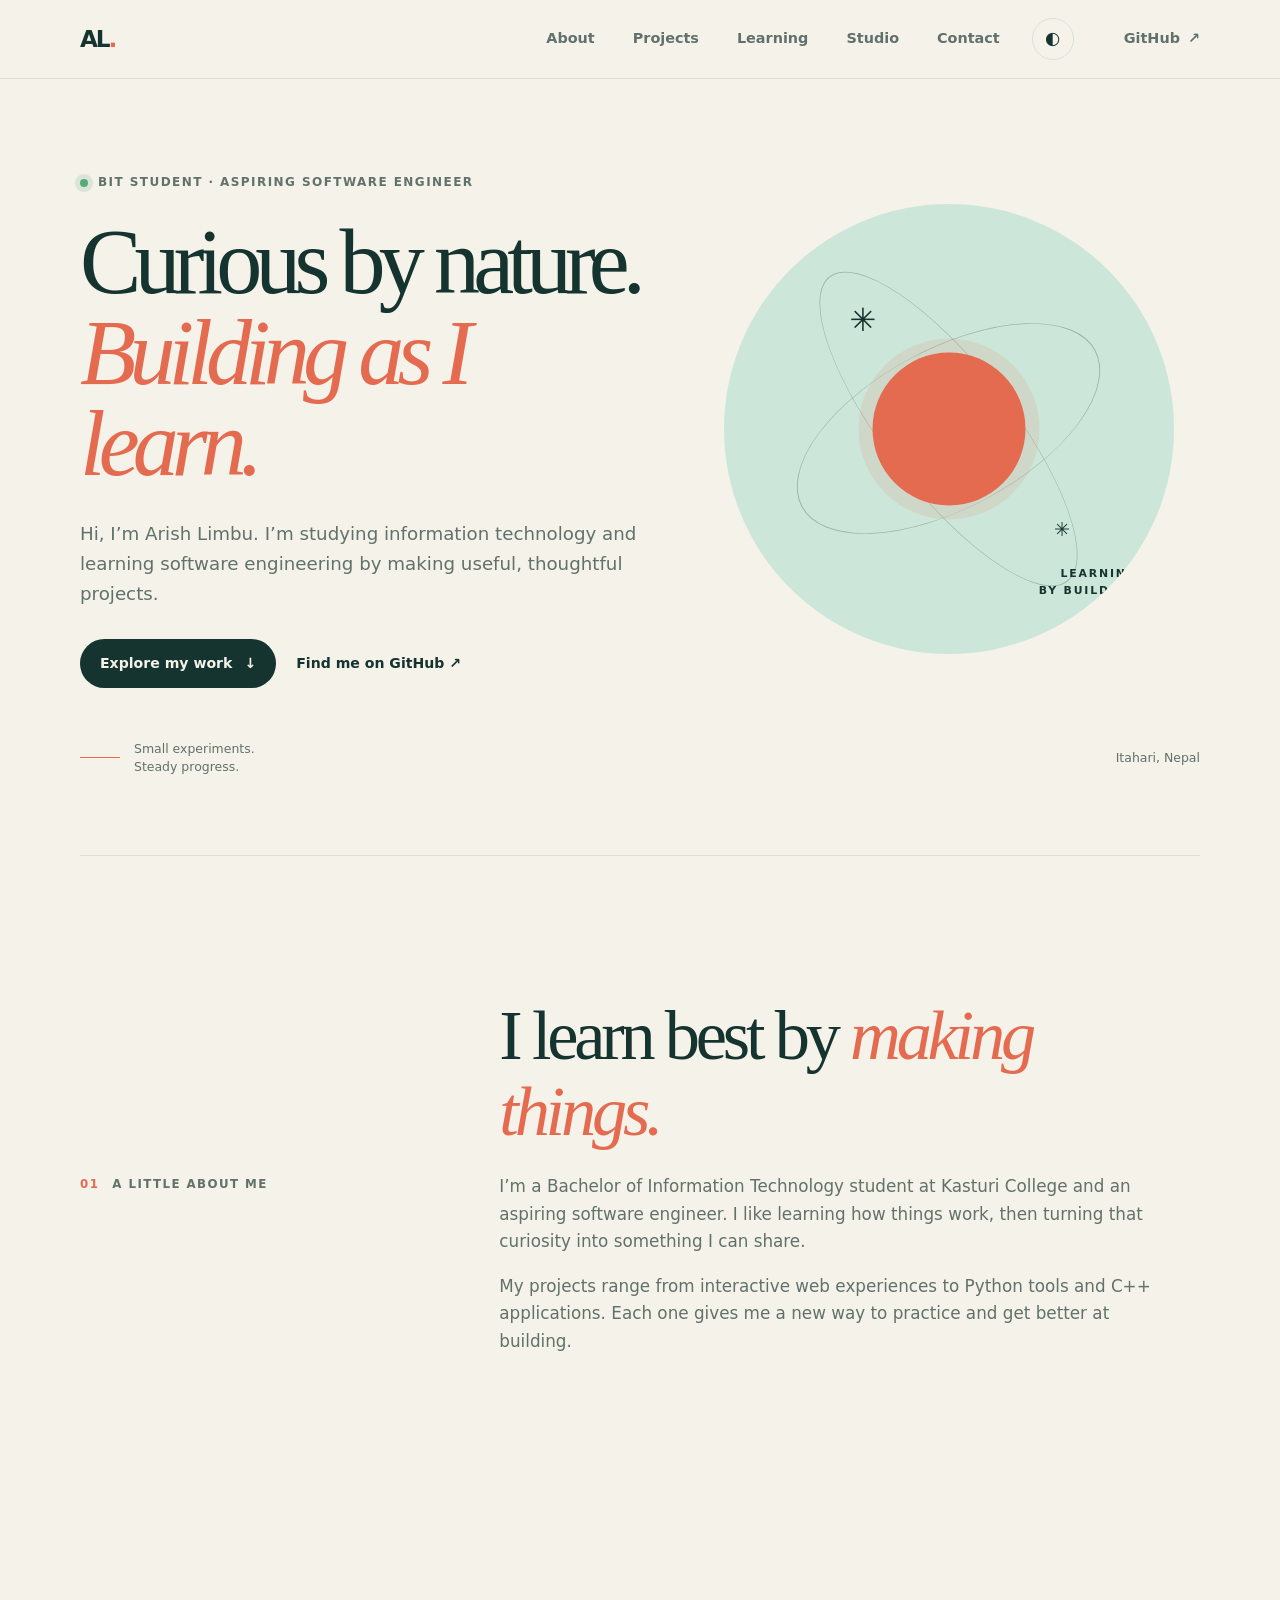
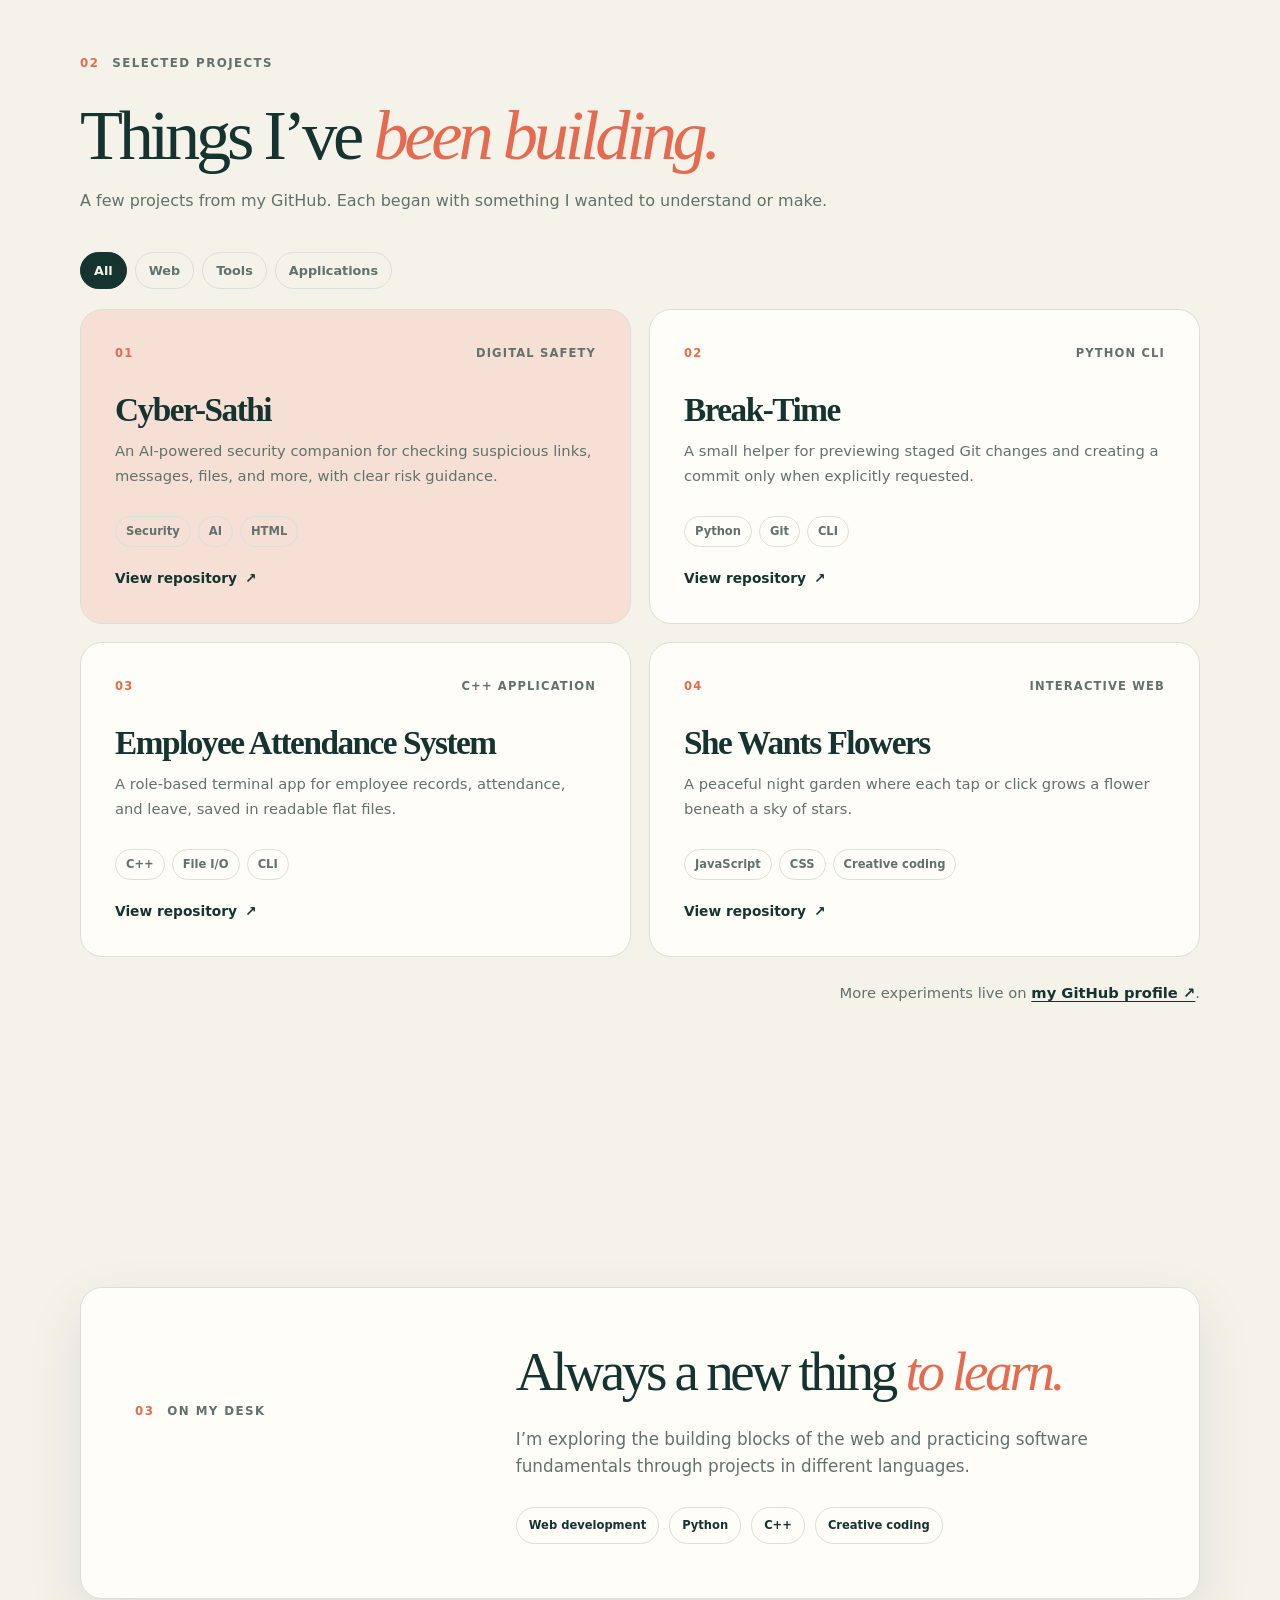
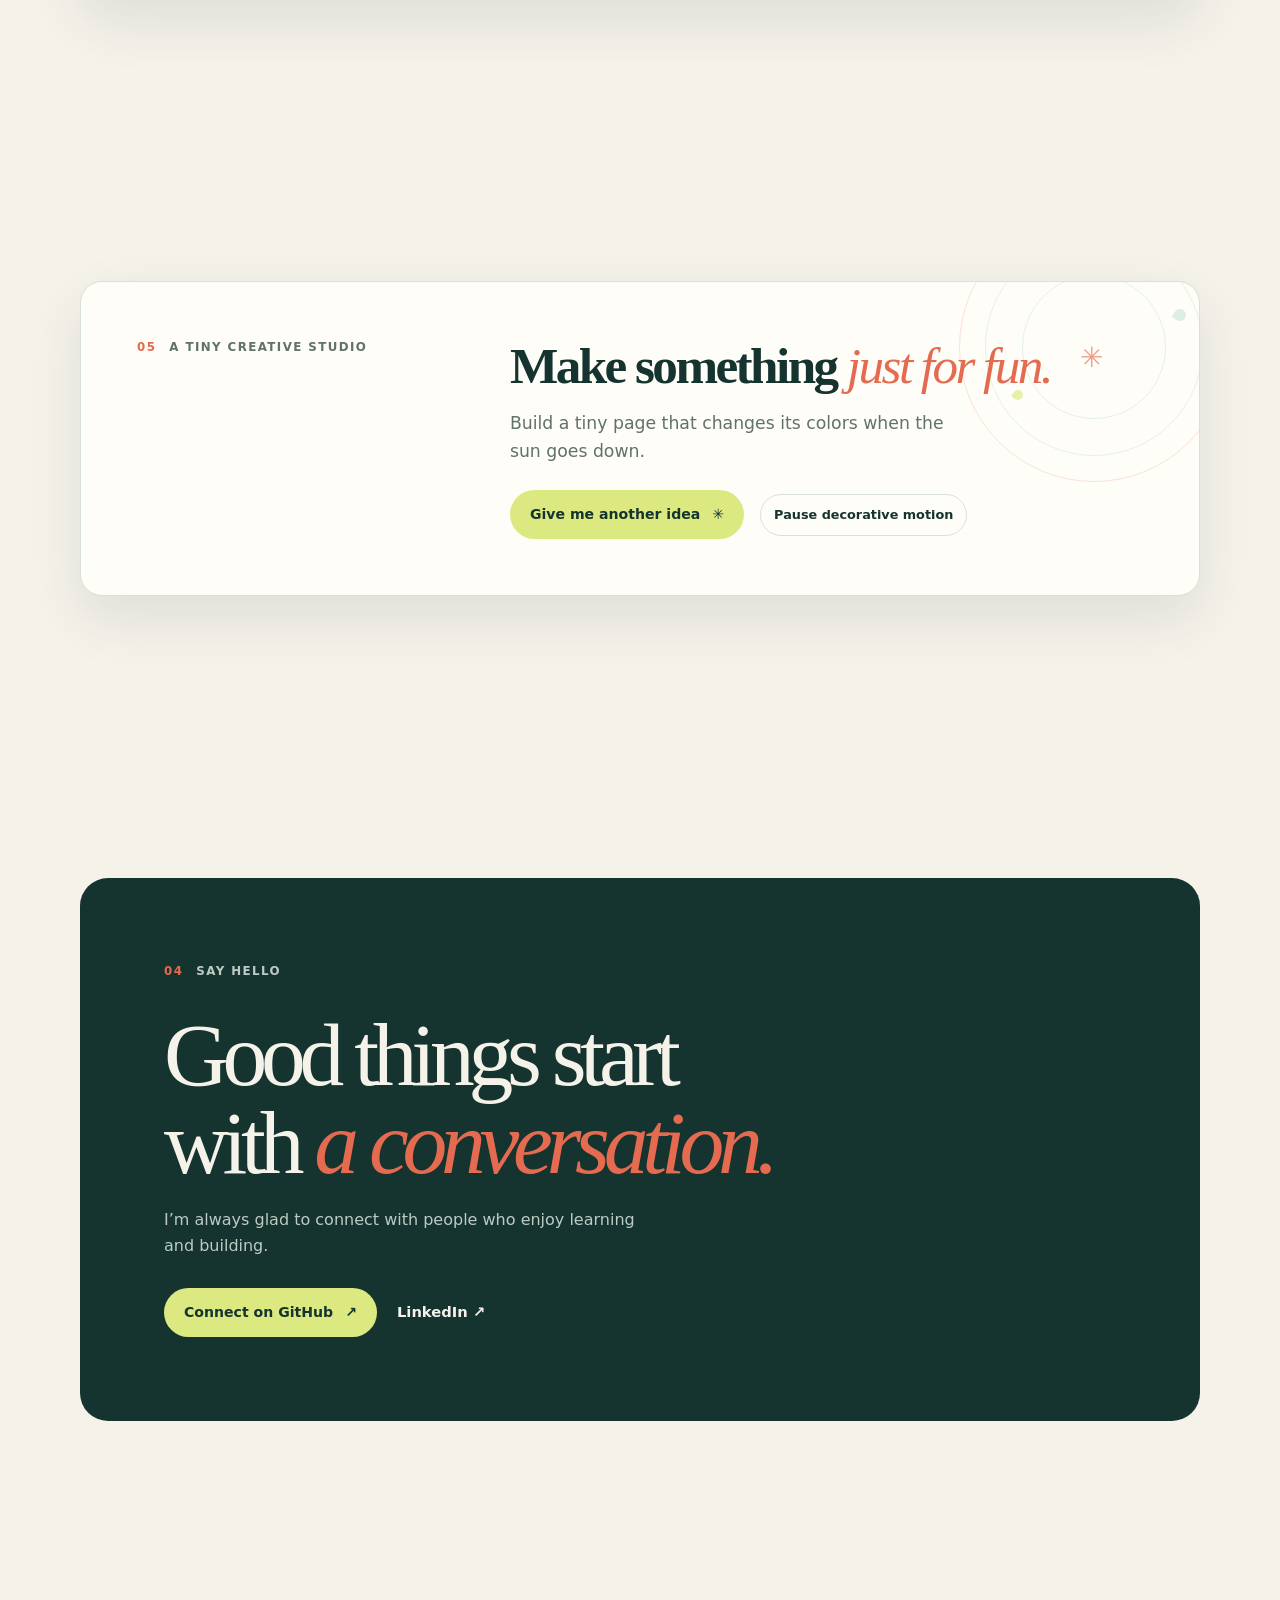
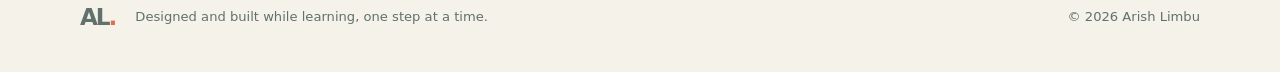
<file: index.html>
<!doctype html>
<html lang="en">
  <head>
    <meta charset="utf-8" />
    <meta name="viewport" content="width=device-width, initial-scale=1" />
    <meta name="theme-color" content="#f5f2ea" />
    <meta name="description" content="Arish Limbu is a BIT student and aspiring software engineer who learns by building useful projects." />
    <meta property="og:type" content="website" />
    <meta property="og:title" content="Arish Limbu — Developer in Progress" />
    <meta property="og:description" content="Curious by nature. Building as I learn." />
    <meta property="og:image" content="https://arish0limbu.github.io/My-website/assets/social-card.svg" />
    <meta name="twitter:card" content="summary_large_image" />
    <meta property="og:url" content="https://arish0limbu.github.io/My-website/" />
    <link rel="canonical" href="https://arish0limbu.github.io/My-website/" />
    <link rel="icon" href="./favicon.svg" type="image/svg+xml" />
    <link rel="manifest" href="./site.webmanifest" />
    <link rel="stylesheet" href="./styles.css" />
    <title>Arish Limbu — Developer in Progress</title>
  </head>
  <body>
    <div class="reading-progress" aria-hidden="true"><span id="reading-progress-bar"></span></div>
    <a class="skip-link" href="#main">Skip to content</a>
    <header class="site-header">
      <div class="container header-inner">
        <a class="wordmark" href="#top" aria-label="Arish Limbu, home">AL<span aria-hidden="true">.</span></a>
        <button class="menu-toggle" type="button" aria-expanded="false" aria-controls="primary-navigation">
          <span class="menu-toggle-label">Menu</span><span class="menu-icon" aria-hidden="true"></span>
        </button>
        <nav class="site-nav" id="primary-navigation" aria-label="Main navigation">
          <a href="#about">About</a>
          <a href="#projects">Projects</a>
          <a href="#learning">Learning</a>
          <a href="#studio">Studio</a>
          <a href="#contact">Contact</a>
        </nav>
        <button class="theme-toggle" id="theme-toggle" type="button" aria-label="Switch to dark theme" title="Switch color theme"><span aria-hidden="true">◐</span></button>
        <a class="header-link" href="https://github.com/Arish0limbu" target="_blank" rel="noreferrer">GitHub <span aria-hidden="true">↗</span></a>
      </div>
    </header>

    <main id="main">
      <section class="hero container" id="top" aria-labelledby="hero-title">
        <div class="hero-copy-block">
          <p class="eyebrow"><span class="status-dot" aria-hidden="true"></span> BIT student · aspiring software engineer</p>
          <h1 id="hero-title">Curious by nature.<br /><em>Building as I learn.</em></h1>
          <p class="hero-copy">Hi, I’m Arish Limbu. I’m studying information technology and learning software engineering by making useful, thoughtful projects.</p>
          <div class="hero-actions">
            <a class="button button-dark" href="#projects">Explore my work <span aria-hidden="true">↓</span></a>
            <a class="text-link" href="https://github.com/Arish0limbu" target="_blank" rel="noreferrer">Find me on GitHub <span aria-hidden="true">↗</span></a>
          </div>
        </div>
        <div class="hero-art" aria-hidden="true">
          <div class="art-orbit orbit-one"></div><div class="art-orbit orbit-two"></div>
          <div class="art-sun"></div><span class="art-star star-one">✳</span><span class="art-star star-two">✳</span>
          <div class="art-caption"><span>LEARNING</span><span>BY BUILDING</span></div>
        </div>
        <div class="hero-footnote"><span class="footnote-line"></span><span>Small experiments.<br />Steady progress.</span><span class="hero-location">Itahari, Nepal</span></div>
      </section>

      <section class="about section container" id="about" aria-labelledby="about-title" data-reveal>
        <div class="section-label"><span>01</span> A little about me</div>
        <div class="about-copy">
          <h2 id="about-title">I learn best by <em>making things.</em></h2>
          <p>I’m a Bachelor of Information Technology student at Kasturi College and an aspiring software engineer. I like learning how things work, then turning that curiosity into something I can share.</p>
          <p>My projects range from interactive web experiences to Python tools and C++ applications. Each one gives me a new way to practice and get better at building.</p>
        </div>
      </section>

      <section class="projects section container" id="projects" aria-labelledby="projects-title" data-reveal>
        <div class="section-heading">
          <div class="section-label"><span>02</span> Selected projects</div>
          <h2 id="projects-title">Things I’ve <em>been building.</em></h2>
          <p>A few projects from my GitHub. Each began with something I wanted to understand or make.</p>
        </div>
        <div class="project-filters" role="group" aria-label="Filter projects">
          <button type="button" data-filter="all" aria-pressed="true">All</button>
          <button type="button" data-filter="web" aria-pressed="false">Web</button>
          <button type="button" data-filter="tools" aria-pressed="false">Tools</button>
          <button type="button" data-filter="apps" aria-pressed="false">Applications</button>
        </div>
        <div class="project-grid">
          <article class="project-card project-featured" data-category="apps" data-reveal>
            <div class="project-topline"><span class="project-index">01</span><span class="project-type">Digital safety</span></div>
            <h3>Cyber-Sathi</h3>
            <p>An AI-powered security companion for checking suspicious links, messages, files, and more, with clear risk guidance.</p>
            <ul class="tag-list" aria-label="Technologies and topics"><li>Security</li><li>AI</li><li>HTML</li></ul>
            <a class="project-link" href="https://github.com/Arish0limbu/Cyber-Sathi" target="_blank" rel="noreferrer">View repository <span aria-hidden="true">↗</span></a>
          </article>
          <article class="project-card" data-category="tools" data-reveal>
            <div class="project-topline"><span class="project-index">02</span><span class="project-type">Python CLI</span></div>
            <h3>Break-Time</h3>
            <p>A small helper for previewing staged Git changes and creating a commit only when explicitly requested.</p>
            <ul class="tag-list" aria-label="Technologies and topics"><li>Python</li><li>Git</li><li>CLI</li></ul>
            <a class="project-link" href="https://github.com/Arish0limbu/Break-TIme" target="_blank" rel="noreferrer">View repository <span aria-hidden="true">↗</span></a>
          </article>
          <article class="project-card" data-category="apps" data-reveal>
            <div class="project-topline"><span class="project-index">03</span><span class="project-type">C++ application</span></div>
            <h3>Employee Attendance System</h3>
            <p>A role-based terminal app for employee records, attendance, and leave, saved in readable flat files.</p>
            <ul class="tag-list" aria-label="Technologies and topics"><li>C++</li><li>File I/O</li><li>CLI</li></ul>
            <a class="project-link" href="https://github.com/Arish0limbu/Project-II-EAMS" target="_blank" rel="noreferrer">View repository <span aria-hidden="true">↗</span></a>
          </article>
          <article class="project-card" data-category="web" data-reveal>
            <div class="project-topline"><span class="project-index">04</span><span class="project-type">Interactive web</span></div>
            <h3>She Wants Flowers</h3>
            <p>A peaceful night garden where each tap or click grows a flower beneath a sky of stars.</p>
            <ul class="tag-list" aria-label="Technologies and topics"><li>JavaScript</li><li>CSS</li><li>Creative coding</li></ul>
            <a class="project-link" href="https://github.com/Arish0limbu/She-Wants-Flowers" target="_blank" rel="noreferrer">View repository <span aria-hidden="true">↗</span></a>
          </article>
        </div>
        <p class="sr-only" id="project-status" aria-live="polite" aria-atomic="true"></p>
        <p class="projects-more">More experiments live on <a href="https://github.com/Arish0limbu?tab=repositories" target="_blank" rel="noreferrer">my GitHub profile <span aria-hidden="true">↗</span></a>.</p>
      </section>

      <section class="learning section container" id="learning" aria-labelledby="learning-title" data-reveal>
        <div class="learning-card">
          <div class="section-label"><span>03</span> On my desk</div>
          <div><h2 id="learning-title">Always a new thing <em>to learn.</em></h2><p>I’m exploring the building blocks of the web and practicing software fundamentals through projects in different languages.</p></div>
          <ul class="topic-list" aria-label="Areas I am exploring"><li>Web development</li><li>Python</li><li>C++</li><li>Creative coding</li></ul>
        </div>
      </section>

      <section class="studio section container" id="studio" aria-labelledby="studio-title" data-reveal>
        <div class="studio-card">
          <div class="section-label"><span>05</span> A tiny creative studio</div>
          <div class="studio-copy">
            <h2 id="studio-title">Make something <em>just for fun.</em></h2>
            <p id="build-prompt" aria-live="polite">Build a tiny page that changes its colors when the sun goes down.</p>
            <div class="studio-actions">
              <button class="button button-light" id="next-prompt" type="button">Give me another idea <span aria-hidden="true">✳</span></button>
              <button class="motion-toggle" id="motion-toggle" type="button" aria-pressed="false">Pause decorative motion</button>
            </div>
          </div>
          <div class="studio-doodle" aria-hidden="true"><span></span><span></span><span></span><i>✳</i></div>
        </div>
      </section>

      <section class="contact section container" id="contact" aria-labelledby="contact-title" data-reveal>
        <div class="contact-inner">
          <div class="section-label"><span>04</span> Say hello</div>
          <h2 id="contact-title">Good things start<br />with <em>a conversation.</em></h2>
          <p>I’m always glad to connect with people who enjoy learning and building.</p>
          <div class="contact-actions">
            <a class="button button-light" href="https://github.com/Arish0limbu" target="_blank" rel="noreferrer">Connect on GitHub <span aria-hidden="true">↗</span></a>
            <a class="contact-secondary" href="https://www.linkedin.com/in/arish-limbu" target="_blank" rel="noreferrer">LinkedIn <span aria-hidden="true">↗</span></a>
          </div>
        </div>
      </section>
    </main>

    <button class="back-to-top" id="back-to-top" type="button" aria-label="Back to top" hidden><span aria-hidden="true">↑</span></button>
    <footer class="site-footer container">
      <a class="wordmark" href="#top" aria-label="Back to top">AL<span aria-hidden="true">.</span></a>
      <p>Designed and built while learning, one step at a time.</p>
      <span>© <span id="current-year">2026</span> Arish Limbu</span>
    </footer>
    <script type="module" src="./scripts/main.js"></script>
  </body>
</html>
</file>
<file: styles.css>
@import "./styles/tokens.css";
@import "./styles/base.css";
@import "./styles/layout.css";
@import "./styles/components.css";
@import "./styles/responsive.css";
@import "./styles/accessibility.css";
@import "./styles/motion.css";
</file>
